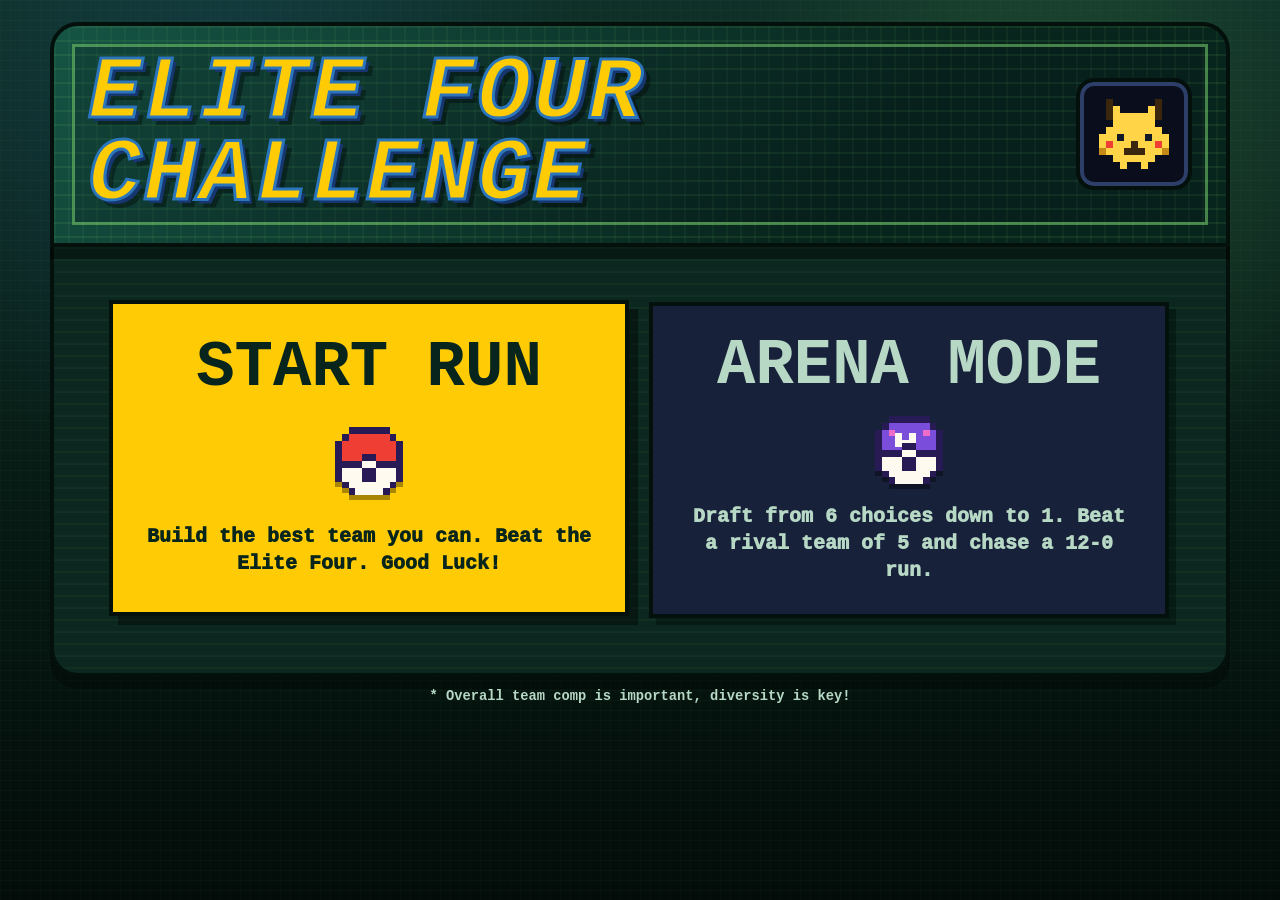
<file: index.html>
<!doctype html>
<html lang="en">
  <head>
    <meta charset="UTF-8" />
    <meta name="viewport" content="width=device-width, initial-scale=1.0" />
    <title>Elite Four Challenge</title>
    <meta name="description" content="Elite Four Challenge - a Pokemon team draft game with normal and expert modes." />
    <meta property="og:title" content="Elite Four Challenge" />
    <meta property="og:description" content="Draft a Pokemon team and see if your squad can clear the Elite Four." />
    <meta property="og:type" content="website" />
    <meta property="og:url" content="https://podrickbot-creator.github.io/elite-four-challenge/" />
    <meta property="og:image" content="https://podrickbot-creator.github.io/elite-four-challenge/assets/social-card.png" />
    <meta property="og:image:type" content="image/png" />
    <meta property="og:image:width" content="1200" />
    <meta property="og:image:height" content="630" />
    <meta name="twitter:card" content="summary_large_image" />
    <meta name="twitter:title" content="Elite Four Challenge" />
    <meta name="twitter:description" content="Draft a Pokemon team and see if your squad can clear the Elite Four." />
    <meta name="twitter:image" content="https://podrickbot-creator.github.io/elite-four-challenge/assets/social-card.png" />
    <link rel="stylesheet" href="./styles.css?v=30" />
  </head>
  <body>
    <main class="game-shell">
      <section class="score-panel" aria-label="Elite Four Challenge status">
        <div>
          <h1>Elite Four Challenge</h1>
        </div>
        <div class="champion-sprite pikachu-mark" aria-label="Pikachu">
          <img
            src="./assets/pikachu-sprite.svg"
            alt="Pikachu"
            loading="lazy"
          />
        </div>
      </section>

      <section class="setup-panel" id="setupPanel" aria-label="Challenge setup">
        <div class="mode-overlay start-overlay" aria-label="Start challenge">
          <button class="mode-button large-mode start-run-button" type="button" data-mode="normal">
            <strong>Start Run</strong>
            <img class="mode-ball" src="./assets/pokeball.svg" alt="Pokeball" loading="lazy" />
            <span>Build the best team you can. Beat the Elite Four. Good Luck!</span>
          </button>
          <button class="mode-button large-mode start-run-button arena-start-button" type="button" data-mode="arena">
            <strong>Arena Mode</strong>
            <img class="mode-ball" src="./assets/masterball.svg" alt="Master Ball" loading="lazy" />
            <span>Draft from 6 choices down to 1. Beat a rival team of 5 and chase a 12-0 run.</span>
          </button>
        </div>
      </section>

      <section class="arena hidden" id="arena">
        <aside class="squad-panel" aria-label="Elite Four Challenge team slots">
          <div class="team-header compact">
            <div>
              <p class="eyebrow">Squad</p>
              <h2>Team</h2>
            </div>
            <button id="resetGame" type="button">New Run</button>
          </div>
          <div class="team-grid" id="teamGrid"></div>
        </aside>

        <div class="pick-zone">
          <div class="slot-header">
            <div>
              <p class="eyebrow">Current Slot</p>
              <h2 id="slotName">Slot 1</h2>
            </div>
            <div class="round-chip"><span id="filledCount">0</span>/6</div>
          </div>

          <div class="roll-board">
            <div class="constraint-card">
              <span>Generation</span>
              <strong id="generationConstraint">Gen 1</strong>
              <em id="generationRerollCount">2 respins</em>
              <button id="rerollGeneration" type="button" aria-label="Respin current options">↻</button>
            </div>
            <div class="constraint-card">
              <span>Biome</span>
              <strong id="typingConstraint">Tall Grass</strong>
              <em id="typingRerollCount">biome roll</em>
              <button id="rerollTyping" type="button" aria-label="Biome is rolled by selected slot">↻</button>
            </div>
          </div>

          <div class="spin-overlay" id="spinOverlay" aria-hidden="true">
            <div class="spin-window">
              <p class="eyebrow">Rolling</p>
              <div class="spin-values">
                <strong id="spinGeneration">Gen 1</strong>
                <strong id="spinTyping">Tall Grass</strong>
              </div>
            </div>
          </div>

          <p class="choice-count" id="choiceCount">Choose 1 of 3</p>
          <div class="battle-reveal hidden" id="battleReveal" aria-live="polite"></div>
          <div class="arena-draft-team" id="arenaDraftTeam" aria-label="Arena draft team"></div>
          <div class="candidate-grid" id="candidateGrid" aria-live="polite"></div>
        </div>
      </section>

      <p class="verdict hidden" id="verdict">Roll three Pokemon per slot, lock one, and build a team worthy of Hoenn.</p>
      <p class="team-note">* Overall team comp is important, diversity is key!</p>
    </main>

    <div class="rank-modal" id="rankModal" aria-hidden="true">
      <div class="rank-dialog" role="dialog" aria-modal="true" aria-labelledby="rankTitle">
        <h2 id="rankTitle">A+ Elite Four Champion</h2>
        <div class="rank-score" id="rankScore">96%</div>
        <div class="result-section">
          <h3 id="resultHeading">Elite Four Team</h3>
          <div class="result-team" id="resultTeam"></div>
        </div>
        <p id="rankDescription">Your team finished with 8 Badges.</p>
        <div class="result-actions">
          <button id="closeRank" type="button">Play Again</button>
          <button id="shareRank" type="button">Share Team</button>
        </div>
      </div>
    </div>

    <script src="./pokemon-data.js?v=30"></script>
    <script src="./app.js?v=30"></script>
  </body>
</html>
</file>
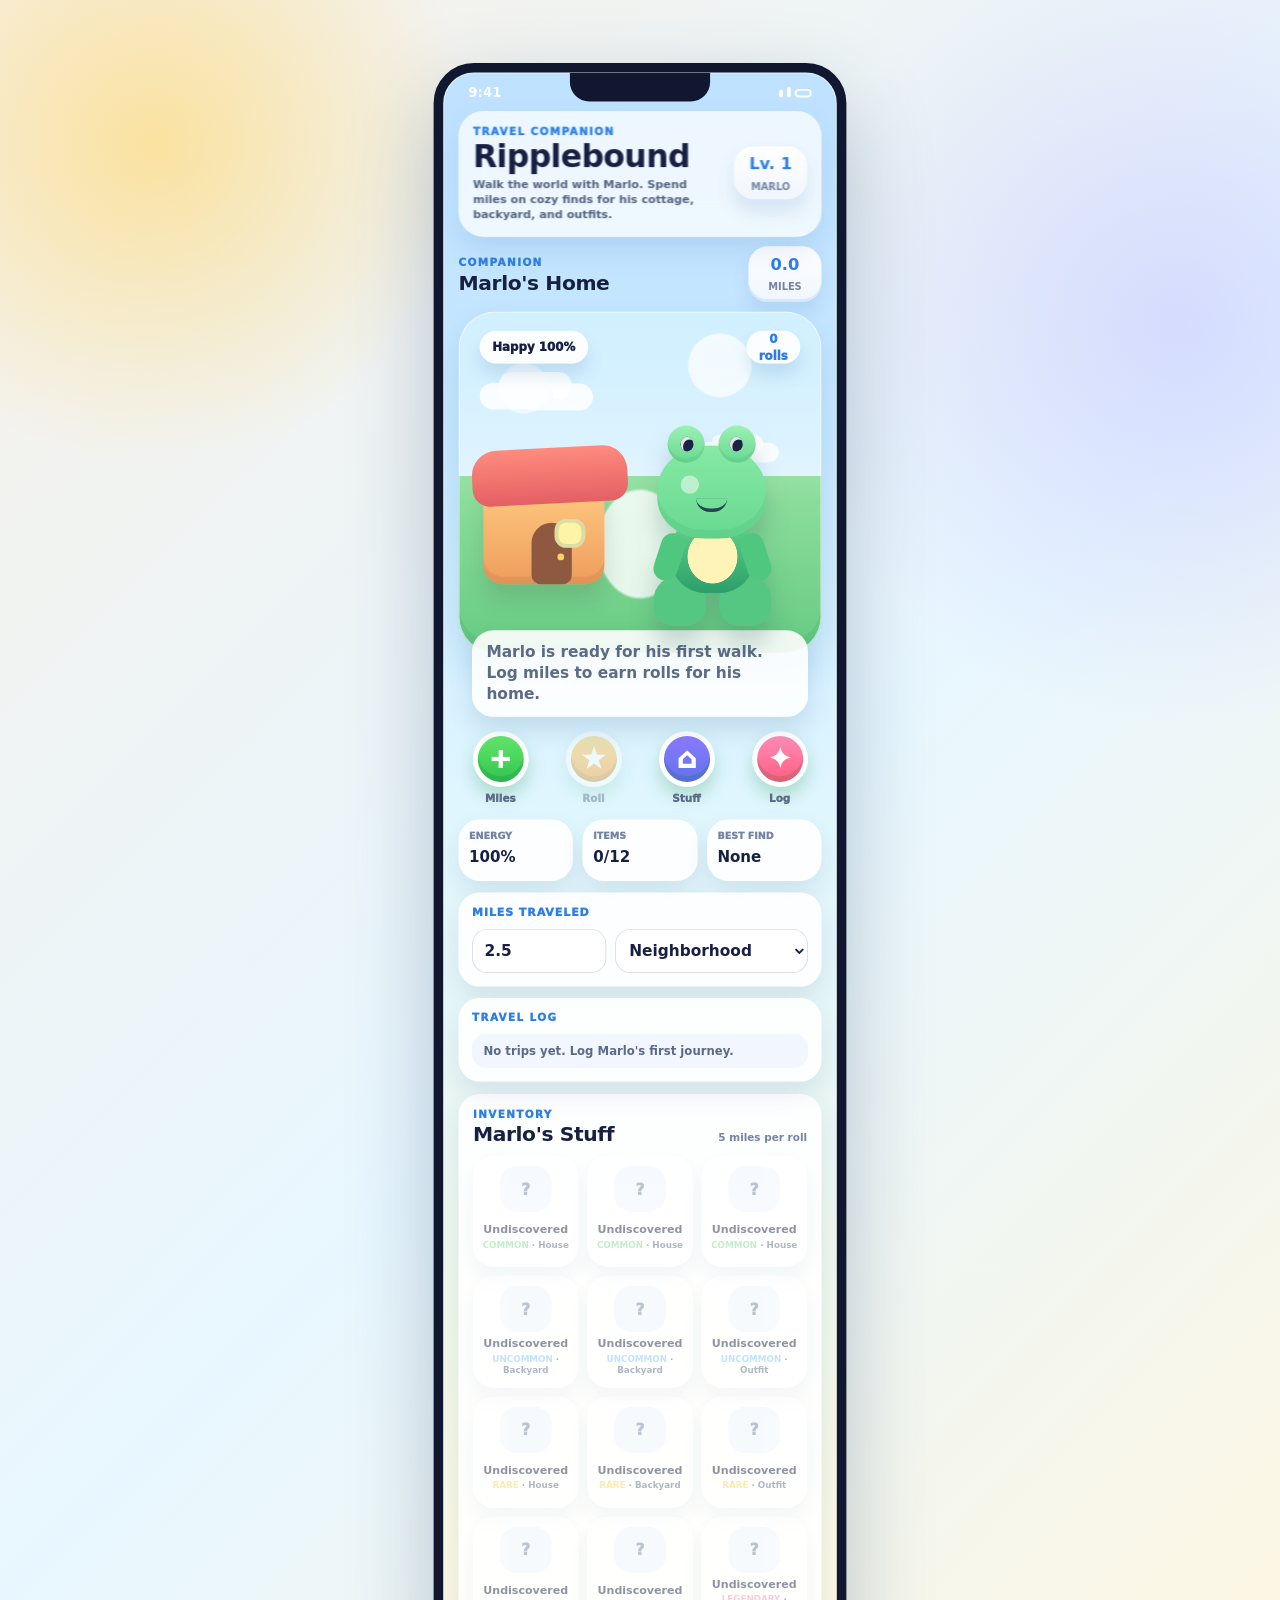
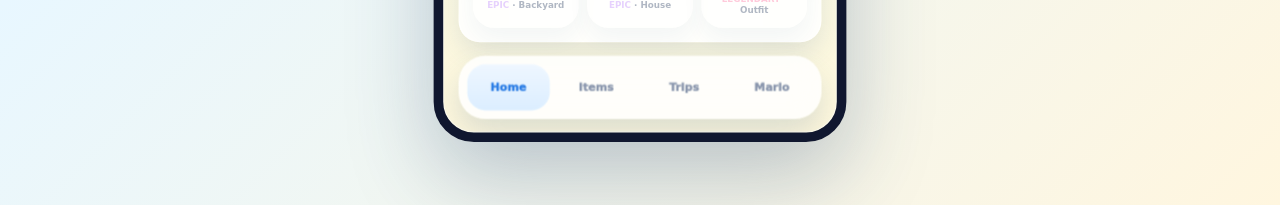
<file: ripplebound/index.html>
<!doctype html>
<html lang="en">
  <head>
    <meta charset="UTF-8" />
    <meta name="viewport" content="width=device-width, initial-scale=1.0" />
    <title>Ripplebound</title>
    <meta name="description" content="Ripplebound - a cozy frog travel companion prototype." />
    <meta property="og:title" content="Ripplebound" />
    <meta property="og:description" content="Travel with a frog companion, earn miles, and roll for items to build his home." />
    <meta property="og:type" content="website" />
    <link rel="stylesheet" href="./styles.css?v=4" />
  </head>
  <body>
    <main class="app-stage">
      <section class="phone-shell" aria-labelledby="appTitle">
        <div class="phone-status" aria-hidden="true">
          <span>9:41</span>
          <div><span></span><span></span><span></span></div>
        </div>

        <section class="hero-card" aria-labelledby="appTitle">
          <div class="hero-copy">
            <p class="eyebrow">Travel Companion</p>
            <h1 id="appTitle">Ripplebound</h1>
            <p class="tagline">Walk the world with Marlo. Spend miles on cozy finds for his cottage, backyard, and outfits.</p>
          </div>
          <div class="profile-pill">
            <strong>Lv. 1</strong>
            <span>Marlo</span>
          </div>
        </section>

        <section class="home-panel">
          <div class="top-hud">
            <div>
              <p class="eyebrow">Companion</p>
              <h2>Marlo's Home</h2>
            </div>
            <div class="mile-chip">
              <strong id="totalMiles">0.0</strong>
              <span>miles</span>
            </div>
          </div>

          <div class="frog-yard" aria-label="Frog companion home scene">
            <div class="sky"></div>
            <div class="cloud cloud-one"></div>
            <div class="cloud cloud-two"></div>
            <div class="house">
              <div class="roof"></div>
              <div class="door"></div>
              <div class="window"></div>
            </div>
            <div class="backyard" id="backyardItems"></div>
            <div class="house-items" id="houseItems"></div>
            <div class="frog-stage">
              <div class="frog" id="frogCompanion">
                <div class="frog-hat" id="frogHat"></div>
                <div class="frog-face">
                  <span class="eye left"></span>
                  <span class="eye right"></span>
                  <span class="smile"></span>
                </div>
                <div class="frog-body"></div>
              </div>
            </div>
            <div class="floating-badge mood-badge">Happy 100%</div>
            <div class="floating-badge roll-badge"><span id="rollCount">0</span> rolls</div>
          </div>

          <div class="companion-note">
            <p id="companionMessage">Marlo is ready for his first walk. Log miles to earn rolls for his home.</p>
          </div>
        </section>

        <aside class="control-panel" aria-label="Travel controls">
          <div class="stat-grid">
            <div>
              <span>Energy</span>
              <strong>100%</strong>
            </div>
            <div>
              <span>Items</span>
              <strong><b id="ownedCount">0</b>/<b id="totalCount">12</b></strong>
            </div>
            <div>
              <span>Best Find</span>
              <strong id="bestFind">None</strong>
            </div>
          </div>

          <div class="action-dock" aria-label="Quick actions">
            <button class="dock-button walk" type="submit" form="tripForm">
              <span>+</span>
              <small>Miles</small>
            </button>
            <button class="dock-button roll" id="rollButton" type="button">
              <span>★</span>
              <small>Roll</small>
            </button>
            <button class="dock-button house-tab" type="button" data-tab-target="collection">
              <span>⌂</span>
              <small>Stuff</small>
            </button>
            <button class="dock-button log-tab" type="button" data-tab-target="log">
              <span>✦</span>
              <small>Log</small>
            </button>
          </div>

          <form class="trip-form" id="tripForm">
            <label for="tripMiles">Miles traveled</label>
            <div class="trip-row">
              <input id="tripMiles" name="tripMiles" type="number" min="0.1" max="10000" step="0.1" value="2.5" />
              <select id="tripMood" name="tripMood" aria-label="Trip style">
                <option value="Neighborhood">Neighborhood</option>
                <option value="City">City</option>
                <option value="Nature">Nature</option>
                <option value="Waterfront">Waterfront</option>
                <option value="Transit">Airport / Train</option>
              </select>
            </div>
          </form>

          <div class="travel-log app-panel" id="logPanel">
            <p class="eyebrow">Travel Log</p>
            <ul id="travelLog"></ul>
          </div>
        </aside>

        <section class="collection-panel app-panel" id="collectionPanel" aria-labelledby="collectionTitle">
          <div class="section-heading">
            <div>
              <p class="eyebrow">Inventory</p>
              <h2 id="collectionTitle">Marlo's Stuff</h2>
            </div>
            <small id="rollCost">5 miles per roll</small>
          </div>
          <div class="collection-grid" id="collectionGrid"></div>
        </section>

        <nav class="bottom-tabs" aria-label="App navigation">
          <button class="active" type="button" data-tab-target="home">Home</button>
          <button type="button" data-tab-target="collection">Items</button>
          <button type="button" data-tab-target="log">Trips</button>
          <button type="button" data-tab-target="profile">Marlo</button>
        </nav>
      </section>
    </main>

    <div class="reveal-modal" id="revealModal" aria-hidden="true">
      <div class="reveal-card" role="dialog" aria-modal="true" aria-labelledby="revealTitle">
        <p class="eyebrow" id="revealRarity">Common</p>
        <div class="item-preview" id="revealItem"></div>
        <h2 id="revealTitle">Travel Mug</h2>
        <p id="revealStory">Marlo found something for the house.</p>
        <button id="closeReveal" type="button">Add to Home</button>
      </div>
    </div>

    <script src="./app.js?v=4"></script>
  </body>
</html>
</file>
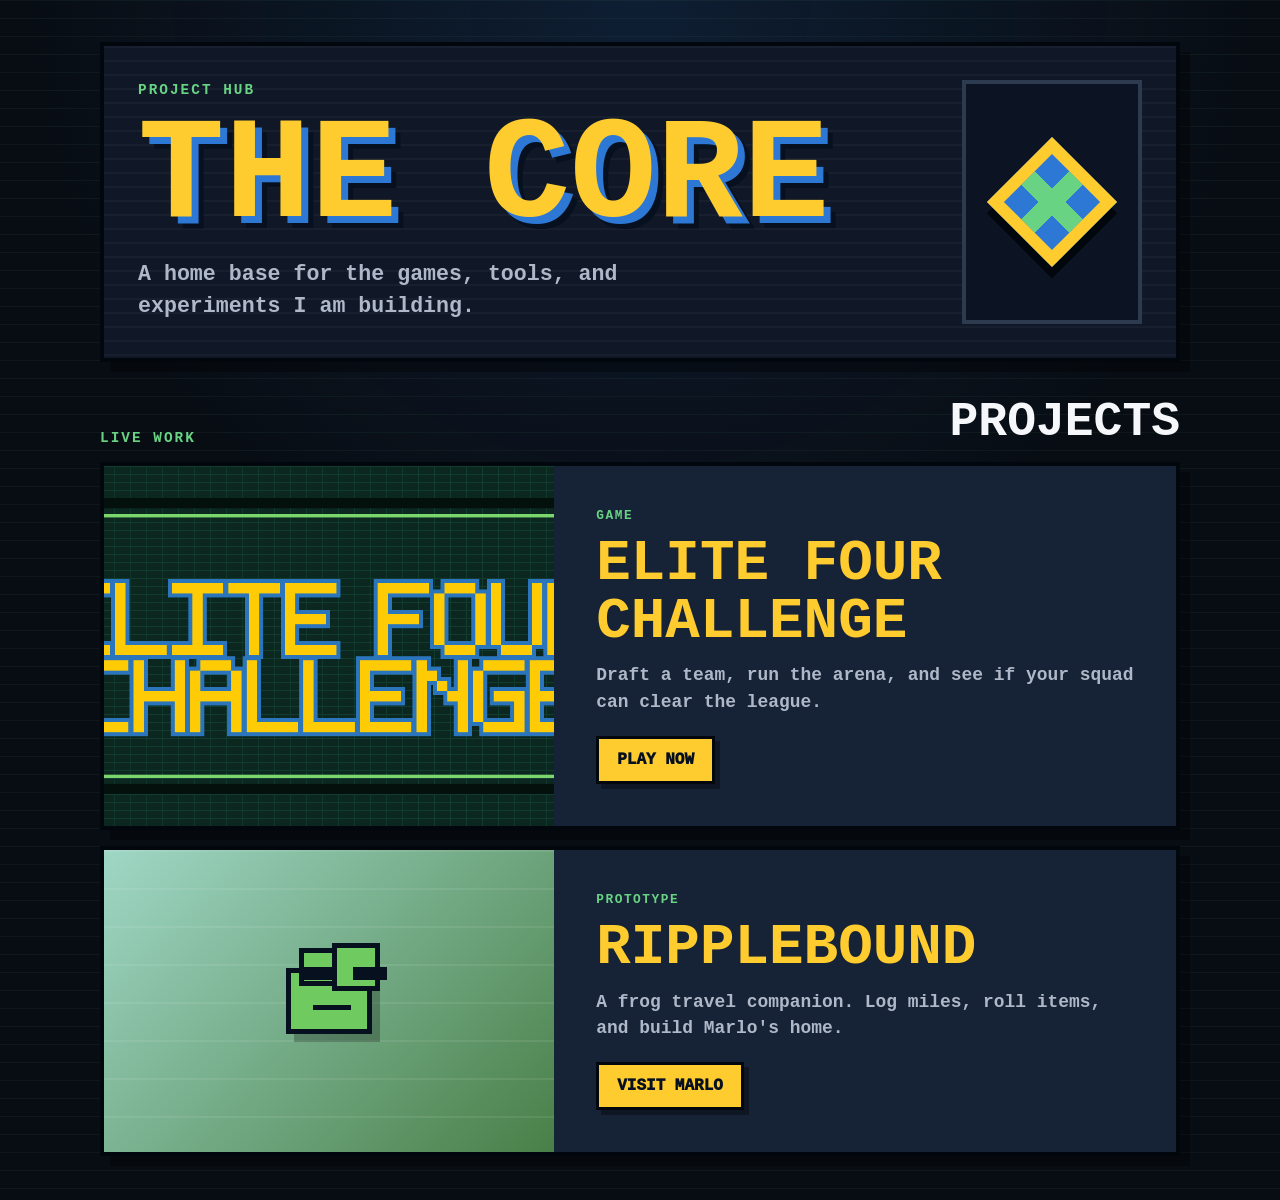
<file: the-core/index.html>
<!doctype html>
<html lang="en">
  <head>
    <meta charset="UTF-8" />
    <meta name="viewport" content="width=device-width, initial-scale=1.0" />
    <title>The Core</title>
    <meta name="description" content="The Core - a home base for projects by Roman Tirone." />
    <meta property="og:title" content="The Core" />
    <meta property="og:description" content="A home base for games, experiments, and web projects." />
    <meta property="og:type" content="website" />
    <meta property="og:image" content="https://podrickbot-creator.github.io/elite-four-challenge/assets/social-card.png" />
    <link rel="stylesheet" href="./styles.css?v=3" />
  </head>
  <body>
    <main class="shell">
      <section class="hero" aria-labelledby="site-title">
        <div class="hero-copy">
          <p class="eyebrow">Project Hub</p>
          <h1 id="site-title">The Core</h1>
          <p class="tagline">A home base for the games, tools, and experiments I am building.</p>
        </div>
        <div class="core-mark" aria-hidden="true">
          <span></span>
        </div>
      </section>

      <section class="projects" aria-labelledby="projects-title">
        <div class="section-heading">
          <p class="eyebrow">Live Work</p>
          <h2 id="projects-title">Projects</h2>
        </div>

        <a class="project-card" href="../" aria-label="Open Elite Four Challenge">
          <img src="../assets/social-card.png" alt="Elite Four Challenge preview" />
          <div class="project-copy">
            <p class="project-type">Game</p>
            <h3>Elite Four Challenge</h3>
            <p>Draft a team, run the arena, and see if your squad can clear the league.</p>
            <span>Play now</span>
          </div>
        </a>

        <a class="project-card" href="../ripplebound/" aria-label="Open Ripplebound">
          <div class="project-preview frog-preview" aria-hidden="true">
            <span></span>
          </div>
          <div class="project-copy">
            <p class="project-type">Prototype</p>
            <h3>Ripplebound</h3>
            <p>A frog travel companion. Log miles, roll items, and build Marlo's home.</p>
            <span>Visit Marlo</span>
          </div>
        </a>
      </section>
    </main>
  </body>
</html>
</file>
<file: styles.css>
:root {
  color-scheme: dark;
  --bg: #061812;
  --panel: #0f3b2e;
  --panel-2: #155444;
  --screen: #7ad66d;
  --screen-dark: #1f6b45;
  --text: #f4ffe8;
  --muted: #b6d8c5;
  --line: #03100c;
  --gold: #ffcb05;
  --red: #ef3e33;
  --blue: #2a75bb;
  --pink: #d75acb;
  --green: #58c46f;
  --shadow: 0 12px 0 rgba(0, 0, 0, 0.34);
}

* {
  box-sizing: border-box;
}

body {
  margin: 0;
  min-height: 100vh;
  background:
    linear-gradient(rgba(122, 214, 109, 0.035) 1px, transparent 1px) 0 0 / 10px 10px,
    linear-gradient(90deg, rgba(122, 214, 109, 0.025) 1px, transparent 1px) 0 0 / 10px 10px,
    radial-gradient(circle at 18% 14%, rgba(42, 117, 187, 0.2), transparent 28%),
    radial-gradient(circle at 82% 18%, rgba(122, 214, 109, 0.18), transparent 26%),
    linear-gradient(180deg, #0f3028 0%, #061812 62%, #030c09 100%);
  color: var(--text);
  font-family:
    "Courier New", "Trebuchet MS", monospace;
  image-rendering: pixelated;
}

button {
  border: 0;
  color: inherit;
  font: inherit;
  cursor: pointer;
}

.game-shell {
  width: min(1180px, calc(100vw - 28px));
  margin: 0 auto;
  padding: 22px 0 32px;
}

.score-panel,
.setup-panel,
.arena,
.verdict {
  border: 4px solid var(--line);
  background: var(--panel);
  box-shadow: var(--shadow);
}

.score-panel {
  position: relative;
  overflow: hidden;
  display: flex;
  align-items: center;
  justify-content: space-between;
  gap: 18px;
  min-height: 170px;
  padding: 26px 34px;
  border-radius: 28px 28px 0 0;
  background:
    linear-gradient(rgba(122, 214, 109, 0.1) 2px, transparent 2px) 0 0 / 14px 14px,
    linear-gradient(90deg, rgba(122, 214, 109, 0.06) 2px, transparent 2px) 0 0 / 14px 14px,
    linear-gradient(135deg, #155444, #08251d 68%);
}

.score-panel::before {
  position: absolute;
  inset: 18px;
  z-index: 0;
  content: "";
  border: 3px solid rgba(122, 214, 109, 0.55);
  background: rgba(9, 12, 24, 0.2);
  pointer-events: none;
}

.eyebrow {
  margin: 0 0 8px;
  color: var(--screen);
  font-size: 0.78rem;
  font-weight: 800;
  letter-spacing: 0.12em;
  text-transform: uppercase;
}

h1,
h2,
p {
  margin: 0;
}

h1 {
  position: relative;
  z-index: 1;
  max-width: 720px;
  color: var(--gold);
  font-family: Impact, "Arial Black", "Courier New", monospace;
  font-size: clamp(2.6rem, 7vw, 5.6rem);
  font-style: italic;
  letter-spacing: 0.02em;
  line-height: 0.92;
  text-transform: uppercase;
  -webkit-text-stroke: 3px var(--blue);
  text-shadow:
    4px 4px 0 #17366f,
    8px 8px 0 rgba(0, 0, 0, 0.35);
  transform: none;
}

h2 {
  font-size: clamp(1.45rem, 3vw, 2.15rem);
}

.champion-sprite {
  position: relative;
  z-index: 1;
  display: grid;
  justify-items: center;
  min-width: 116px;
  padding: 10px;
  border: 4px solid var(--line);
  border-radius: 18px;
  background: #0a0d1b;
  box-shadow: inset 0 0 0 4px #2d3f69;
  transform: none;
}

.champion-sprite.pikachu-mark {
  min-width: 116px;
  padding: 10px;
  border-radius: 18px;
  background: #0a0d1b;
}

.champion-sprite img {
  width: 84px;
  height: 84px;
  object-fit: contain;
  image-rendering: pixelated;
}

.champion-sprite span {
  color: var(--blue);
  font-size: 0.78rem;
  font-weight: 950;
  letter-spacing: 0.08em;
  text-transform: uppercase;
}

.arena {
  display: grid;
  grid-template-columns: minmax(300px, 390px) 1fr;
  gap: 0;
  border-top: 0;
  border-radius: 0 0 28px 28px;
}

.arena[data-mode="arena"] {
  grid-template-columns: 1fr;
}

.squad-panel {
  display: grid;
  align-content: start;
  gap: 14px;
  padding: 22px;
  border-right: 4px solid var(--line);
  background:
    linear-gradient(rgba(122, 214, 109, 0.05) 2px, transparent 2px) 0 0 / 12px 12px,
    #0b271f;
}

.arena[data-mode="arena"] .squad-panel {
  display: none;
}

.arena[data-mode="arena"] .pick-zone {
  min-height: 640px;
  padding: 18px;
}

.hidden {
  display: none !important;
}

.setup-panel {
  display: grid;
  min-height: 430px;
  padding: 28px;
  border-top: 0;
  border-radius: 0 0 28px 28px;
  background:
    linear-gradient(rgba(122, 214, 109, 0.05) 2px, transparent 2px) 0 0 / 12px 12px,
    #0b271f;
}

.mode-overlay {
  display: grid;
  grid-template-columns: repeat(2, minmax(0, 1fr));
  gap: 18px;
  align-self: center;
}

.start-overlay {
  grid-template-columns: repeat(2, minmax(0, 520px));
  justify-content: center;
}

.mode-button {
  border: 4px solid var(--line);
  background: #155444;
  color: var(--muted);
  font-weight: 950;
  text-transform: uppercase;
  box-shadow: 7px 7px 0 rgba(0, 0, 0, 0.32);
}

.mode-button:hover,
.mode-button.active {
  background: var(--gold);
  color: #08251d;
  transform: translate(-2px, -2px);
  box-shadow: 9px 9px 0 rgba(0, 0, 0, 0.38);
}

.large-mode {
  display: grid;
  place-items: center;
  gap: 12px;
  min-height: 240px;
  padding: 22px;
  text-align: center;
}

.start-run-button {
  min-height: 310px;
  padding: 30px;
}

.arena-start-button {
  background: #18213a;
}

.large-mode strong {
  color: inherit;
  font-size: clamp(2rem, 5vw, 4rem);
  line-height: 0.95;
}

.large-mode span {
  max-width: 560px;
  color: currentColor;
  font-size: clamp(0.95rem, 2vw, 1.25rem);
  line-height: 1.35;
  text-transform: none;
}

.mode-ball {
  width: 82px;
  height: 82px;
  image-rendering: pixelated;
  object-fit: contain;
  filter: drop-shadow(0 5px 0 rgba(0, 0, 0, 0.34));
}

.roll-board {
  display: grid;
  grid-template-columns: repeat(2, minmax(0, 1fr));
  gap: 14px;
  margin-bottom: 16px;
}

.constraint-card {
  position: relative;
  display: grid;
  gap: 9px;
  min-height: 118px;
  padding: 18px;
  border: 4px solid var(--line);
  border-radius: 0;
  background: var(--panel-2);
  box-shadow: 5px 5px 0 rgba(0, 0, 0, 0.28);
}

.constraint-card span {
  color: var(--muted);
  font-size: 0.78rem;
  font-weight: 800;
  text-transform: uppercase;
}

.constraint-card strong {
  align-self: end;
  font-size: 1.8rem;
}

.constraint-card em {
  color: var(--gold);
  font-size: 0.78rem;
  font-style: normal;
  font-weight: 900;
  text-transform: uppercase;
}

.constraint-card.spinning strong {
  color: var(--gold);
  animation: slotPulse 240ms steps(2, end) infinite;
}

.constraint-card button {
  position: absolute;
  top: 12px;
  right: 12px;
  display: grid;
  place-items: center;
  width: 38px;
  height: 38px;
  border-radius: 0;
  border: 3px solid var(--line);
  background: var(--red);
  color: white;
  font-size: 1.2rem;
}

.constraint-card button:disabled {
  color: #667078;
  cursor: default;
}

.pick-zone {
  position: relative;
  min-height: 545px;
  padding: 22px;
  background:
    linear-gradient(rgba(122, 214, 109, 0.04) 2px, transparent 2px) 0 0 / 12px 12px,
    #092019;
}

.spin-overlay {
  position: absolute;
  inset: 0;
  z-index: 20;
  display: none;
  align-items: start;
  justify-items: center;
  padding-top: clamp(22px, 7vh, 78px);
  border: 4px solid var(--line);
  border-radius: 0;
  background: rgba(6, 9, 20, 0.88);
  backdrop-filter: blur(3px);
}

.spin-overlay.open {
  display: grid !important;
}

.spin-window {
  width: min(430px, 90%);
  padding: 26px;
  border: 4px solid var(--line);
  border-radius: 0;
  background: #18213a;
  box-shadow: var(--shadow);
  text-align: center;
}

.spin-values {
  display: grid;
  grid-template-columns: repeat(2, minmax(0, 1fr));
  gap: 12px;
}

.spin-values strong {
  display: grid;
  place-items: center;
  min-height: 86px;
  border-radius: 0;
  border: 3px solid var(--line);
  background: var(--blue);
  color: white;
  font-size: clamp(1.5rem, 4vw, 2.5rem);
  font-weight: 950;
  animation: slotPulse 240ms steps(2, end) infinite;
}

.slot-header,
.team-header {
  display: flex;
  align-items: center;
  justify-content: space-between;
  gap: 16px;
  margin-bottom: 18px;
}

.round-chip {
  display: grid;
  place-items: center;
  min-width: 66px;
  height: 44px;
  border-radius: 0;
  border: 3px solid var(--line);
  background: #3b255f;
  color: white;
  font-weight: 900;
}

.round-chip span {
  color: var(--gold);
}

.monster-card,
.team-card {
  border: 4px solid var(--line);
  border-radius: 0;
  background: #18213a;
  box-shadow: 5px 5px 0 rgba(0, 0, 0, 0.26);
}

.candidate-grid {
  display: grid;
  gap: 8px;
}

.choice-count {
  margin: 0 0 8px;
  color: var(--gold);
  font-size: 0.85rem;
  font-weight: 900;
  text-transform: uppercase;
}

.candidate-grid.three-roll {
  align-content: start;
}

.candidate-grid.three-roll .monster-card {
  min-height: 146px;
}

.arena[data-mode="arena"] .candidate-grid {
  grid-template-columns: repeat(auto-fit, minmax(150px, 1fr));
  gap: 6px;
}

.arena[data-mode="arena"] .candidate-grid.three-roll .arena-choice-card {
  min-height: 74px;
}

.arena[data-mode="arena"] .monster-card {
  gap: 12px;
  padding: 10px 14px 10px 10px;
  border-width: 3px;
}

.arena[data-mode="arena"] .monster-name-line {
  grid-template-columns: 86px 1fr;
  gap: 12px;
}

.arena[data-mode="arena"] .monster-card .pokemon-sprite {
  width: 84px;
  height: 84px;
}

.arena[data-mode="arena"] .monster-card .monster-name h3 {
  font-size: clamp(1.25rem, 2.8vw, 2.05rem);
}

.arena[data-mode="arena"] .monster-card .rating {
  font-size: 0.78rem;
}

.arena[data-mode="arena"] .arena-choice-card {
  display: grid;
  grid-template-columns: 52px minmax(0, 1fr);
  align-items: center;
  gap: 8px;
  min-height: 74px;
  padding: 7px 9px;
  text-align: left;
}

.arena[data-mode="arena"] .arena-choice-card .pokemon-sprite {
  width: 52px;
  height: 52px;
}

.arena[data-mode="arena"] .arena-choice-card h3 {
  margin: 0;
  overflow: hidden;
  color: #e9ffd9;
  font-size: clamp(0.82rem, 1.4vw, 1.05rem);
  line-height: 1.1;
  text-overflow: ellipsis;
}

.candidate-grid.rolling-in .monster-card {
  animation: rollCardIn 420ms steps(4, end);
}

.candidate-grid.three-roll .mystery-card {
  grid-column: 1 / -1;
  min-height: 112px;
  border-color: var(--gold);
  background:
    linear-gradient(135deg, rgba(255, 203, 5, 0.16), rgba(49, 91, 162, 0.22)),
    #18213a;
}

.monster-card {
  display: grid;
  grid-template-columns: minmax(0, 1fr) auto;
  align-items: center;
  gap: 22px;
  min-height: 58px;
  padding: 18px 22px 18px 18px;
  text-align: left;
  transition:
    transform 160ms ease,
    border-color 160ms ease,
    background 160ms ease;
}

.expert-list .monster-card {
  grid-template-columns: minmax(0, 1fr) auto;
}

.expert-card .monster-name h3 {
  font-size: 2rem;
}

.monster-card:hover {
  transform: translate(-2px, -2px);
  border-color: var(--screen);
  background: #22304d;
  box-shadow: 7px 7px 0 rgba(0, 0, 0, 0.35);
}

.monster-card.locked-roll:hover {
  transform: none;
  border-color: var(--line);
  background: #18213a;
  box-shadow: 5px 5px 0 rgba(0, 0, 0, 0.26);
}

.mystery-copy {
  display: flex;
  align-items: center;
  gap: 18px;
}

.mystery-copy h3 {
  margin: 0;
  color: var(--paper);
  font-size: clamp(1.6rem, 4vw, 2.6rem);
  line-height: 0.95;
}

.mystery-copy p {
  margin: 6px 0 0;
  color: var(--gold);
  font-size: 0.78rem;
  font-weight: 900;
  text-transform: uppercase;
}

.mystery-icon {
  display: grid;
  place-items: center;
  flex: 0 0 74px;
  width: 74px;
  height: 74px;
  border: 4px solid var(--line);
  background: var(--gold);
  color: var(--ink);
  font-size: 2.8rem;
  font-weight: 900;
  box-shadow: 4px 4px 0 rgba(0, 0, 0, 0.26);
}

.monster-name-line {
  display: grid;
  grid-template-columns: 132px 1fr;
  align-items: center;
  gap: 22px;
}

.pokemon-sprite {
  justify-self: center;
  width: 126px;
  height: 126px;
  image-rendering: pixelated;
  object-fit: contain;
  filter: drop-shadow(0 4px 0 rgba(0, 0, 0, 0.42));
}

.monster-name {
  display: grid;
  gap: 4px;
  margin-bottom: 0;
}

.monster-name h3 {
  margin: 0;
  font-size: clamp(1.8rem, 4vw, 3rem);
  line-height: 0.96;
}

.rating {
  color: var(--gold);
  font-size: 1rem;
  font-weight: 950;
  text-align: right;
}

.team-header button {
  padding: 12px 16px;
  border-radius: 0;
  border: 3px solid var(--line);
  background: var(--red);
  color: white;
  font-weight: 900;
}

.team-grid {
  display: grid;
  grid-template-columns: 1fr;
  gap: 10px;
}

.team-card {
  display: grid;
  grid-template-columns: 62px 1fr auto;
  align-items: center;
  gap: 7px;
  min-height: 106px;
  padding: 12px;
  text-align: left;
}

.team-card.empty {
  border-style: dashed;
  color: #6f7a82;
}

.team-card strong {
  font-size: 1rem;
}

.team-card span {
  color: var(--muted);
  font-size: 0.78rem;
  font-weight: 800;
}

.team-card.selected {
  border-color: var(--screen);
  background: #22304d;
}

.rival-card {
  border-color: var(--red);
  background: #221729;
}

.arena-draft-team {
  display: grid;
  gap: 12px;
  margin: 0 0 12px;
  padding: 12px;
  border: 3px solid var(--line);
  background: #10192f;
  box-shadow: 4px 4px 0 rgba(0, 0, 0, 0.24);
}

.arena-board-header {
  display: flex;
  align-items: center;
  justify-content: space-between;
  gap: 10px;
}

.arena-record {
  display: grid;
  gap: 2px;
  min-width: 92px;
  padding: 8px;
  border: 3px solid var(--line);
  background: var(--gold);
  color: #08251d;
  text-align: center;
  text-transform: uppercase;
}

.arena-record strong {
  font-size: 1.35rem;
  line-height: 1;
}

.arena-record span {
  font-size: 0.58rem;
  font-weight: 950;
}

.arena-reroll-button {
  min-height: 48px;
  padding: 10px 14px;
  border: 3px solid var(--line);
  background: var(--red);
  color: white;
  font-weight: 950;
  text-transform: uppercase;
  box-shadow: 4px 4px 0 rgba(0, 0, 0, 0.28);
}

.arena-reroll-button:disabled {
  background: #343b4c;
  color: #87919d;
  cursor: default;
}

.arena-matchup-board {
  display: grid;
  gap: 7px;
}

.arena-row-label {
  margin: 0;
  color: var(--gold);
  font-size: 0.78rem;
  font-weight: 950;
  letter-spacing: 0.08em;
  text-transform: uppercase;
}

.arena-matchup-row {
  display: grid;
  grid-template-columns: repeat(6, minmax(0, 1fr));
  gap: 6px;
}

.arena-matchup-slot {
  appearance: none;
  display: grid;
  align-content: center;
  place-items: center;
  gap: 3px;
  min-height: 112px;
  padding: 5px;
  border: 3px solid rgba(244, 255, 232, 0.22);
  background: #18213a;
  color: var(--muted);
  cursor: default;
  font-weight: 950;
  font-family: inherit;
  text-align: center;
  min-width: 0;
}

.arena-matchup-slot small {
  width: 100%;
  overflow: hidden;
  color: var(--muted);
  font-size: 0.62rem;
  font-weight: 900;
  text-overflow: ellipsis;
  white-space: nowrap;
}

.arena-matchup-slot .pokemon-sprite {
  width: 76px;
  height: 76px;
}

.your-slot {
  min-height: 92px;
}

.your-slot .pokemon-sprite {
  width: 58px;
  height: 58px;
}

.your-slot small {
  font-size: 0.58rem;
}

.rival-slot {
  border-color: rgba(239, 62, 51, 0.72);
  background: #211327;
}

.your-slot.current {
  border-color: var(--gold);
}

.your-slot.filled {
  border-color: var(--screen);
}

.arena-matchup-slot.matchup-active {
  border-color: var(--gold);
  background:
    linear-gradient(180deg, rgba(255, 203, 5, 0.22), rgba(49, 91, 162, 0.24)),
    #1d2846;
  box-shadow:
    inset 0 0 0 3px rgba(255, 203, 5, 0.16),
    0 0 0 3px rgba(255, 203, 5, 0.22);
  animation: matchupPulse 360ms steps(2, end) infinite;
}

.choice-slot {
  border-color: var(--gold);
  cursor: pointer;
}

.rolling-slot {
  border-color: var(--gold);
  background:
    linear-gradient(180deg, rgba(255, 203, 5, 0.18), rgba(49, 91, 162, 0.2)),
    #18213a;
  box-shadow:
    inset 0 0 0 3px rgba(255, 203, 5, 0.12),
    0 0 0 2px rgba(255, 203, 5, 0.12);
  overflow: hidden;
}

.slot-reel {
  display: grid;
  place-items: center;
  width: 64px;
  height: 58px;
  overflow: hidden;
}

.slot-reel .pokemon-sprite {
  grid-area: 1 / 1;
  width: 58px;
  height: 58px;
  animation: slotSpriteRoll 285ms steps(3, end) infinite;
}

.slot-reel .pokemon-sprite:nth-child(1) {
  animation-delay: -190ms;
}

.slot-reel .pokemon-sprite:nth-child(2) {
  animation-delay: -95ms;
}

.slot-reel .pokemon-sprite:nth-child(3) {
  animation-delay: 0ms;
}

.rolling-slot small {
  color: var(--gold);
  animation: rollingNameBlink 380ms steps(2, end) infinite;
}

.choice-slot:hover,
.choice-slot:focus-visible {
  background: #263653;
  outline: 0;
  transform: translateY(-2px);
}

.arena-draft-team.rolling-in .choice-slot {
  animation: rollCardIn 420ms steps(4, end);
}

@keyframes slotSpriteRoll {
  0% {
    transform: translateY(-54px);
    opacity: 0;
  }

  35% {
    transform: translateY(0);
    opacity: 1;
  }

  65% {
    transform: translateY(0);
    opacity: 1;
  }

  100% {
    transform: translateY(54px);
    opacity: 0;
  }
}

@keyframes rollingNameBlink {
  0%,
  100% {
    opacity: 0.55;
  }

  50% {
    opacity: 1;
  }
}

.battle-reveal {
  position: relative;
  z-index: 2;
  display: grid;
  place-items: center;
  min-height: 160px;
  margin: 12px 0;
  border: 4px solid var(--line);
  background:
    linear-gradient(rgba(122, 214, 109, 0.045) 2px, transparent 2px) 0 0 / 12px 12px,
    #10192f;
  box-shadow: var(--shadow);
  text-align: center;
}

.battle-reveal-card {
  display: grid;
  justify-items: center;
  gap: 8px;
  width: min(620px, calc(100% - 24px));
  padding: 18px;
  border: 4px solid var(--gold);
  background: #0b271f;
  color: var(--text);
  text-transform: uppercase;
  animation: battleRevealPop 360ms steps(3, end);
}

.battle-reveal-card p,
.battle-reveal-card span,
.battle-reveal-card em {
  margin: 0;
  font-weight: 950;
}

.battle-reveal-card p {
  color: var(--screen);
  font-size: 0.78rem;
  letter-spacing: 0.12em;
}

.battle-reveal-card strong {
  color: var(--gold);
  font-size: clamp(1.8rem, 5vw, 3.8rem);
  line-height: 1;
}

.battle-reveal-card span {
  color: var(--text);
  font-size: clamp(0.86rem, 2vw, 1.1rem);
}

.battle-reveal-card em {
  color: var(--screen);
  font-size: clamp(1rem, 2.5vw, 1.35rem);
  font-style: normal;
}

.battle-reveal.scan .battle-reveal-card {
  border-color: var(--screen);
}

.battle-reveal.win .battle-reveal-card {
  border-color: var(--screen);
  animation: battleRevealPop 360ms steps(3, end), victoryFlash 700ms steps(2, end) infinite;
}

.battle-reveal.loss .battle-reveal-card {
  border-color: var(--red);
  animation: battleRevealPop 360ms steps(3, end), defeatShake 360ms steps(2, end);
}

@keyframes matchupPulse {
  0%,
  100% {
    transform: translateY(0);
  }

  50% {
    transform: translateY(-3px);
  }
}

@keyframes battleRevealPop {
  0% {
    transform: scale(0.92);
    opacity: 0;
  }

  100% {
    transform: scale(1);
    opacity: 1;
  }
}

@keyframes victoryFlash {
  0%,
  100% {
    box-shadow: 0 0 0 rgba(122, 214, 109, 0);
  }

  50% {
    box-shadow: 0 0 24px rgba(122, 214, 109, 0.46);
  }
}

@keyframes defeatShake {
  0%,
  100% {
    transform: translateX(0);
  }

  30% {
    transform: translateX(-5px);
  }

  70% {
    transform: translateX(5px);
  }
}

.team-card .slot-meta {
  display: grid;
  gap: 4px;
}

.team-card .slot-score {
  color: var(--gold);
  font-size: 1.1rem;
  font-weight: 950;
}

.verdict {
  margin: 0;
  padding: 18px 22px;
  border-top: 0;
  border-radius: 0 0 28px 28px;
  color: var(--muted);
  font-size: 1.05rem;
  font-weight: 700;
}

.team-note {
  margin: 12px 0 0;
  color: var(--muted);
  font-size: 0.86rem;
  font-weight: 800;
  text-align: center;
}

.rank-modal {
  position: fixed;
  inset: 0;
  z-index: 10;
  display: none;
  place-items: center;
  padding: 20px;
  background: rgba(5, 7, 17, 0.78);
}

.rank-modal.open {
  display: grid;
}

.rank-dialog {
  width: min(760px, 100%);
  max-height: calc(100vh - 40px);
  overflow: auto;
  padding: 30px;
  border: 4px solid var(--line);
  border-radius: 0;
  background:
    linear-gradient(rgba(122, 214, 109, 0.045) 2px, transparent 2px) 0 0 / 12px 12px,
    #0b271f;
  box-shadow: var(--shadow);
  text-align: center;
}

.rank-dialog h2 {
  display: grid;
  justify-items: center;
  gap: 10px;
  margin-bottom: 18px;
  font-size: clamp(1.7rem, 6vw, 3.2rem);
  line-height: 1;
  text-transform: uppercase;
}

.rank-dialog h2 span {
  color: var(--screen);
  font-size: clamp(1rem, 3.2vw, 1.45rem);
  letter-spacing: 0.08em;
}

.rank-dialog h2 strong {
  display: inline-grid;
  place-items: center;
  min-width: min(420px, 100%);
  padding: 14px 20px;
  border: 4px solid var(--line);
  background: #18213a;
  color: var(--text);
  font-size: clamp(2.6rem, 8vw, 5rem);
  font-weight: 950;
  box-shadow: 6px 6px 0 rgba(0, 0, 0, 0.3);
}

.rank-dialog h2 em,
.rank-dialog h2 small {
  color: var(--text);
  font-style: normal;
  font-weight: 950;
}

.rank-dialog h2 em {
  font-size: clamp(1.8rem, 6vw, 3.2rem);
}

.rank-dialog h2 small {
  color: var(--screen);
  font-size: clamp(1.1rem, 3vw, 1.65rem);
}

.rank-score {
  display: grid;
  place-items: center;
  width: 118px;
  height: 118px;
  margin: 0 auto 16px;
  border: 4px solid var(--line);
  border-radius: 0;
  background: #0d1326;
  color: var(--screen);
  font-size: 2.1rem;
  font-weight: 950;
}

.rank-score:empty {
  display: none;
}

.rank-dialog p:not(.eyebrow) {
  color: var(--muted);
  font-weight: 750;
}

.result-section {
  margin-top: 20px;
  text-align: left;
}

.result-section h3 {
  margin: 0 0 10px;
  color: var(--screen);
  font-size: 0.82rem;
  font-weight: 900;
  letter-spacing: 0.11em;
  text-transform: uppercase;
}

.result-team {
  display: grid;
  grid-template-columns: repeat(3, minmax(0, 1fr));
  gap: 10px;
}

.result-team.arena-result-team {
  grid-template-columns: 1fr;
}

.arena-results-grid {
  display: grid;
  gap: 16px;
}

.arena-team-row {
  display: grid;
  grid-template-columns: repeat(6, minmax(0, 1fr));
  gap: 8px;
}

.rival-team-row {
  grid-template-columns: repeat(6, minmax(0, 1fr));
}

.arena-result-team .result-pick {
  min-height: 92px;
  padding: 5px;
}

.arena-result-team .result-pick .pokemon-sprite {
  width: 82px;
  height: 82px;
}

.result-pick {
  border: 3px solid var(--line);
  border-radius: 0;
  background: #18213a;
}

.result-pick {
  display: grid;
  place-items: center;
  min-height: 126px;
  padding: 8px;
}

.result-pick .pokemon-sprite {
  width: 124px;
  height: 124px;
}

.result-actions {
  display: flex;
  justify-content: center;
  gap: 10px;
  margin-top: 22px;
}

.rank-dialog button {
  padding: 13px 18px;
  border-radius: 0;
  border: 3px solid var(--line);
  background: var(--red);
  color: white;
  font-weight: 950;
}

.rank-dialog button + button {
  background: var(--blue);
}

@keyframes slotPulse {
  0% {
    transform: translateY(-1px);
    opacity: 0.68;
  }
  100% {
    transform: translateY(1px);
    opacity: 1;
  }
}

@keyframes rollCardIn {
  0% {
    transform: translateY(10px);
    opacity: 0.35;
  }
  100% {
    transform: translateY(0);
    opacity: 1;
  }
}

@media (max-width: 920px) {
  .score-panel {
    align-items: start;
  }

  .arena {
    grid-template-columns: 1fr;
  }

  .arena[data-mode="arena"] {
    grid-template-columns: 1fr;
  }

  .squad-panel {
    grid-template-columns: repeat(3, minmax(0, 1fr));
    border-right: 0;
    border-bottom: 4px solid var(--line);
  }

  .candidate-grid {
    grid-template-columns: 1fr;
  }

  .monster-card {
    grid-template-columns: 1fr;
  }

  .rating {
    justify-content: flex-start;
    text-align: left;
  }

  .team-grid {
    grid-template-columns: repeat(3, minmax(0, 1fr));
  }

  .arena-draft-team {
    grid-template-columns: 1fr;
  }

  .team-header.compact {
    grid-column: 1 / -1;
  }
}

@media (max-width: 640px) {
  .game-shell {
    width: 100%;
    padding: 0 10px 22px;
  }

  .score-panel {
    display: grid;
    grid-template-columns: 1fr auto;
    align-items: center;
    gap: 10px;
    min-height: 118px;
    padding: 14px;
    border-width: 3px;
    border-radius: 0;
  }

  .score-panel::before {
    inset: 8px;
    border-width: 2px;
  }

  h1 {
    max-width: 240px;
    font-size: 2.3rem;
    line-height: 0.9;
    -webkit-text-stroke: 1.5px var(--blue);
    text-shadow:
      2px 2px 0 #17366f,
      4px 4px 0 rgba(0, 0, 0, 0.35);
  }

  h2 {
    font-size: 1.45rem;
  }

  .champion-sprite,
  .champion-sprite.pikachu-mark {
    min-width: 74px;
    padding: 6px;
    border-width: 3px;
    border-radius: 10px;
    box-shadow: inset 0 0 0 3px #2d3f69;
  }

  .champion-sprite img {
    width: 56px;
    height: 56px;
  }

  .setup-panel {
    min-height: calc(100svh - 150px);
    padding: 14px;
    border-width: 3px;
    border-radius: 0;
  }

  .mode-overlay,
  .roll-board,
  .team-grid {
    grid-template-columns: 1fr;
  }

  .arena-matchup-row {
    grid-template-columns: repeat(3, minmax(0, 1fr));
  }

  .result-team {
    grid-template-columns: repeat(3, minmax(0, 1fr));
  }

  .arena-team-row,
  .rival-team-row {
    grid-template-columns: repeat(3, minmax(0, 1fr));
  }

  .large-mode {
    min-height: 190px;
    padding: 18px 14px;
  }

  .start-run-button {
    min-height: 260px;
    padding: 22px 16px;
  }

  .large-mode strong {
    font-size: 2.15rem;
  }

  .mode-ball {
    width: 70px;
    height: 70px;
  }

  .arena {
    border-width: 3px;
    border-radius: 0;
  }

  .squad-panel {
    grid-template-columns: 1fr;
    gap: 10px;
    padding: 12px;
    border-bottom-width: 3px;
  }

  .slot-header,
  .team-header {
    align-items: center;
    flex-direction: row;
  }

  .team-header button {
    min-height: 40px;
    padding: 8px 10px;
    font-size: 0.82rem;
  }

  .team-card {
    grid-template-columns: 48px 1fr auto;
    min-height: 76px;
    padding: 8px;
    border-width: 3px;
  }

  .team-card .pokemon-sprite {
    width: 50px;
    height: 50px;
  }

  .team-card strong {
    font-size: 0.92rem;
  }

  .team-card span {
    font-size: 0.7rem;
  }

  .team-card .slot-score {
    font-size: 0.95rem;
  }

  .pick-zone {
    min-height: auto;
    padding: 12px;
  }

  .constraint-card {
    min-height: 94px;
    padding: 12px;
    border-width: 3px;
  }

  .constraint-card strong {
    max-width: calc(100% - 46px);
    font-size: 1.35rem;
    line-height: 1.05;
  }

  .constraint-card button {
    width: 34px;
    height: 34px;
    top: 9px;
    right: 9px;
    border-width: 2px;
  }

  .round-chip {
    min-width: 56px;
    height: 38px;
    border-width: 2px;
    font-size: 0.88rem;
  }

  .monster-card,
  .expert-list .monster-card {
    grid-template-columns: 1fr;
    gap: 8px;
    padding: 14px;
    border-width: 3px;
    box-shadow: 4px 4px 0 rgba(0, 0, 0, 0.26);
  }

  .monster-name-line {
    grid-template-columns: 98px 1fr;
    gap: 14px;
  }

  .pokemon-sprite {
    width: 96px;
    height: 96px;
  }

  .monster-name h3,
  .expert-card .monster-name h3 {
    font-size: 1.65rem;
    line-height: 1;
  }

  .rating {
    justify-self: start;
    font-size: 0.9rem;
  }

  .spin-window {
    width: min(320px, calc(100% - 24px));
    padding: 18px;
    border-width: 3px;
  }

  .spin-overlay {
    padding-top: 18px;
  }

  .spin-values {
    grid-template-columns: 1fr;
  }

  .spin-values strong {
    min-height: 64px;
    font-size: 1.55rem;
  }

  .verdict {
    padding: 12px;
    border-width: 3px;
    border-radius: 0;
    font-size: 0.86rem;
  }

  .team-note {
    padding: 0 10px;
    font-size: 0.74rem;
    line-height: 1.3;
  }

  .rank-modal {
    align-items: start;
    padding: 8px;
  }

  .rank-dialog {
    width: 100%;
    max-height: calc(100svh - 16px);
    padding: 14px;
    border-width: 3px;
  }

  .rank-dialog h2 {
    gap: 7px;
    margin-bottom: 12px;
  }

  .rank-dialog h2 span {
    font-size: 0.85rem;
  }

  .rank-dialog h2 strong {
    min-width: 0;
    width: 100%;
    padding: 10px;
    border-width: 3px;
    font-size: 2.2rem;
  }

  .rank-dialog h2 em {
    font-size: 1.35rem;
  }

  .rank-dialog h2 small {
    font-size: 1rem;
  }

  .rank-dialog p:not(.eyebrow) {
    font-size: 0.82rem;
    line-height: 1.35;
  }

  .result-section {
    margin-top: 16px;
  }

  .result-pick {
    padding: 8px;
    border-width: 2px;
    min-height: 82px;
  }

  .result-pick .pokemon-sprite {
    width: 78px;
    height: 78px;
  }

  .result-actions {
    flex-direction: column;
    gap: 8px;
  }

  .rank-dialog button {
    min-height: 44px;
    padding: 10px 14px;
  }
}
</file>
<file: ripplebound/styles.css>
:root {
  --ink: #172042;
  --muted: #7583a2;
  --soft: #f8fbff;
  --card: rgba(255, 255, 255, 0.9);
  --blue: #77b9ff;
  --blue-dark: #2c7ee6;
  --sky: #cfeeff;
  --mint: #8de7b7;
  --mint-dark: #36a879;
  --leaf: #4dc584;
  --sand: #fff0c0;
  --gold: #ffd45f;
  --pink: #ff8eb8;
  --purple: #8d7bff;
  --frog: #67d991;
  --frog-dark: #2b9f69;
  --frog-belly: #fff4b7;
  --line: rgba(23, 32, 66, 0.14);
  --shadow: 0 22px 50px rgba(52, 91, 142, 0.18);
}

* {
  box-sizing: border-box;
}

html {
  min-height: 100%;
  background: #eef6ff;
}

body {
  min-height: 100%;
  margin: 0;
  background:
    radial-gradient(circle at 12% 8%, rgba(255, 212, 95, 0.55), transparent 20rem),
    radial-gradient(circle at 92% 18%, rgba(141, 123, 255, 0.22), transparent 25rem),
    linear-gradient(135deg, #f7f1e9 0%, #e8f7ff 52%, #fff6df 100%);
  color: var(--ink);
  font-family:
    Inter,
    ui-rounded,
    "SF Pro Rounded",
    "Avenir Next",
    system-ui,
    sans-serif;
}

button,
input,
select {
  font: inherit;
}

button {
  cursor: pointer;
}

h1,
h2,
h3,
p {
  margin: 0;
}

.app-stage {
  min-height: 100vh;
  display: grid;
  place-items: start center;
  padding: 28px 18px;
}

.phone-shell {
  position: relative;
  width: min(430px, 100%);
  min-height: 860px;
  overflow: hidden;
  border: 10px solid #10172f;
  border-radius: 42px;
  background:
    linear-gradient(180deg, rgba(255, 255, 255, 0.26), transparent 34%),
    linear-gradient(180deg, #a8d7ff 0%, #dff6ff 43%, #fff8dc 100%);
  box-shadow:
    0 36px 90px rgba(37, 65, 105, 0.28),
    inset 0 0 0 1px rgba(255, 255, 255, 0.55);
}

.phone-shell::before {
  content: "";
  position: absolute;
  z-index: 8;
  top: 0;
  left: 50%;
  width: 146px;
  height: 30px;
  border-radius: 0 0 20px 20px;
  background: #10172f;
  transform: translateX(-50%);
}

.phone-status {
  position: relative;
  z-index: 9;
  display: flex;
  align-items: center;
  justify-content: space-between;
  height: 40px;
  padding: 0 26px;
  color: #fff;
  font-size: 0.86rem;
  font-weight: 900;
  letter-spacing: 0.01em;
}

.phone-status div {
  display: flex;
  gap: 4px;
  align-items: end;
}

.phone-status div span {
  display: block;
  width: 4px;
  border-radius: 999px;
  background: #fff;
}

.phone-status div span:nth-child(1) {
  height: 8px;
}

.phone-status div span:nth-child(2) {
  height: 11px;
}

.phone-status div span:nth-child(3) {
  width: 18px;
  height: 9px;
  border: 2px solid #fff;
  background: transparent;
}

.hero-card {
  position: relative;
  z-index: 2;
  display: grid;
  grid-template-columns: minmax(0, 1fr) auto;
  gap: 14px;
  align-items: center;
  margin: 0 16px 10px;
  padding: 14px;
  border: 1px solid rgba(255, 255, 255, 0.68);
  border-radius: 26px;
  background: rgba(255, 255, 255, 0.72);
  box-shadow: 0 14px 28px rgba(68, 117, 179, 0.15);
  backdrop-filter: blur(14px);
}

.eyebrow {
  color: var(--blue-dark);
  font-size: 0.68rem;
  font-weight: 950;
  letter-spacing: 0.13em;
  text-transform: uppercase;
}

h1 {
  margin-top: 4px;
  color: var(--ink);
  font-size: 2.05rem;
  line-height: 0.92;
  letter-spacing: -0.02em;
}

.tagline {
  max-width: 260px;
  margin-top: 7px;
  color: #52617f;
  font-size: 0.73rem;
  font-weight: 750;
  line-height: 1.35;
}

.profile-pill,
.mile-chip {
  display: grid;
  place-items: center;
  min-width: 76px;
  min-height: 58px;
  padding: 7px 10px;
  border-radius: 20px;
  background: linear-gradient(180deg, #fff, #f0f6ff);
  box-shadow: inset 0 -3px 0 rgba(44, 126, 230, 0.12), 0 10px 18px rgba(41, 95, 158, 0.12);
  text-align: center;
}

.profile-pill strong,
.mile-chip strong {
  color: var(--blue-dark);
  font-size: 1.06rem;
  line-height: 1;
}

.profile-pill span,
.mile-chip span {
  color: var(--muted);
  font-size: 0.64rem;
  font-weight: 900;
  text-transform: uppercase;
}

.home-panel {
  position: relative;
  z-index: 1;
  padding: 0 16px;
}

.top-hud {
  display: flex;
  align-items: center;
  justify-content: space-between;
  gap: 12px;
  margin-bottom: 10px;
}

.top-hud h2,
.section-heading h2 {
  margin-top: 3px;
  color: var(--ink);
  font-size: 1.32rem;
  line-height: 1;
  letter-spacing: -0.02em;
}

.frog-yard {
  position: relative;
  min-height: 356px;
  overflow: hidden;
  border-radius: 38px;
  background:
    radial-gradient(ellipse at 50% 68%, rgba(255, 255, 255, 0.82) 0 16%, transparent 17%),
    linear-gradient(180deg, #b9e8ff 0%, #dff4ff 48%, #91df9f 48%, #66cb83 100%);
  box-shadow:
    inset 0 0 0 1px rgba(255, 255, 255, 0.65),
    inset 0 -12px 0 rgba(29, 108, 84, 0.1),
    0 18px 34px rgba(42, 113, 153, 0.18);
}

.sky {
  position: absolute;
  inset: 0 0 44%;
  background:
    radial-gradient(circle at 18% 40%, rgba(255, 255, 255, 0.58) 0 25px, transparent 27px),
    radial-gradient(circle at 72% 28%, rgba(255, 255, 255, 0.72) 0 32px, transparent 34px),
    linear-gradient(180deg, rgba(255, 255, 255, 0.35), transparent);
}

.cloud {
  position: absolute;
  z-index: 1;
  width: 76px;
  height: 28px;
  border-radius: 999px;
  background: rgba(255, 255, 255, 0.86);
  box-shadow:
    20px -11px 0 rgba(255, 255, 255, 0.86),
    42px 1px 0 rgba(255, 255, 255, 0.86);
}

.cloud-one {
  left: 22px;
  top: 74px;
}

.cloud-two {
  right: 64px;
  top: 132px;
  transform: scale(0.72);
}

.house {
  position: absolute;
  z-index: 2;
  left: 26px;
  bottom: 72px;
  width: 126px;
  height: 106px;
  border-radius: 24px 24px 20px 20px;
  background: linear-gradient(180deg, #ffcb82, #ee9c5c);
  box-shadow: 0 16px 22px rgba(73, 80, 68, 0.18), inset 0 -8px 0 rgba(139, 72, 51, 0.12);
}

.roof {
  position: absolute;
  left: -12px;
  top: -36px;
  width: 162px;
  height: 58px;
  border-radius: 26px 26px 18px 18px;
  background: linear-gradient(180deg, #ff8b7f, #e45f63);
  transform: rotate(-3deg);
}

.door {
  position: absolute;
  left: 50px;
  bottom: 0;
  width: 42px;
  height: 64px;
  border-radius: 22px 22px 10px 10px;
  background: #8f5941;
}

.door::after {
  content: "";
  position: absolute;
  top: 32px;
  right: 8px;
  width: 7px;
  height: 7px;
  border-radius: 50%;
  background: var(--gold);
}

.window {
  position: absolute;
  right: 20px;
  top: 38px;
  width: 32px;
  height: 30px;
  border-radius: 12px;
  background: #fff3a5;
  box-shadow: inset 0 0 0 4px rgba(64, 118, 165, 0.18);
}

.frog-stage {
  position: absolute;
  z-index: 5;
  right: 28px;
  bottom: 42px;
  width: 190px;
  height: 220px;
  transform: scale(0.9);
  transform-origin: bottom right;
}

.frog {
  position: absolute;
  inset: 0;
  filter: drop-shadow(0 22px 14px rgba(31, 83, 72, 0.22));
  animation: frogBreathe 2.4s ease-in-out infinite;
}

.frog-face {
  position: absolute;
  left: 31px;
  top: 26px;
  z-index: 3;
  width: 126px;
  height: 108px;
  border-radius: 48% 48% 44% 44%;
  background:
    radial-gradient(circle at 30% 42%, rgba(255, 255, 255, 0.5) 0 10px, transparent 11px),
    linear-gradient(180deg, #86e9a4, var(--frog));
  box-shadow: inset 0 -10px 0 rgba(29, 128, 78, 0.1);
}

.frog-face::before,
.frog-face::after {
  content: "";
  position: absolute;
  top: -23px;
  width: 43px;
  height: 43px;
  border-radius: 50%;
  background: linear-gradient(180deg, #9cf0b3, var(--frog));
  box-shadow: inset 0 -5px 0 rgba(29, 128, 78, 0.1);
}

.frog-face::before {
  left: 12px;
}

.frog-face::after {
  right: 12px;
}

.eye {
  position: absolute;
  top: -10px;
  z-index: 5;
  width: 15px;
  height: 17px;
  border-radius: 50%;
  background: #1b2440;
  box-shadow: inset 3px 3px 0 rgba(255, 255, 255, 0.88);
}

.eye.left {
  left: 27px;
}

.eye.right {
  right: 27px;
}

.smile {
  position: absolute;
  left: 45px;
  bottom: 31px;
  width: 36px;
  height: 16px;
  border-bottom: 4px solid #284354;
  border-radius: 0 0 36px 36px;
}

.frog-body {
  position: absolute;
  left: 47px;
  top: 103px;
  width: 96px;
  height: 94px;
  border-radius: 48% 48% 42% 42%;
  background:
    radial-gradient(ellipse at 50% 55%, var(--frog-belly) 0 42%, transparent 43%),
    linear-gradient(180deg, var(--frog), var(--frog-dark));
  box-shadow:
    -38px 56px 0 -18px #56c783,
    38px 56px 0 -18px #56c783;
}

.frog-body::before,
.frog-body::after {
  content: "";
  position: absolute;
  top: 24px;
  width: 28px;
  height: 56px;
  border-radius: 999px;
  background: #4fc77e;
}

.frog-body::before {
  left: -16px;
  transform: rotate(18deg);
}

.frog-body::after {
  right: -16px;
  transform: rotate(-18deg);
}

.frog-hat {
  position: absolute;
  left: 50px;
  top: 6px;
  z-index: 7;
  min-width: 90px;
  min-height: 24px;
  border-radius: 999px;
  color: var(--ink);
  font-size: 0.58rem;
  font-weight: 950;
  text-align: center;
  text-transform: uppercase;
}

.frog[data-outfit="hat"] .frog-hat,
.frog[data-outfit="scarf"] .frog-hat,
.frog[data-outfit="cape"] .frog-hat {
  padding: 6px 10px;
  background: var(--gold);
  box-shadow: 0 8px 12px rgba(59, 89, 61, 0.15);
}

.frog[data-outfit="scarf"] .frog-hat {
  top: 118px;
  left: 52px;
  background: var(--pink);
}

.frog[data-outfit="cape"] .frog-hat {
  top: 138px;
  left: 38px;
  width: 116px;
  background: #edf2ff;
}

.floating-badge {
  position: absolute;
  z-index: 7;
  display: grid;
  place-items: center;
  min-height: 34px;
  padding: 0 13px;
  border-radius: 999px;
  background: rgba(255, 255, 255, 0.9);
  color: var(--ink);
  font-size: 0.77rem;
  font-weight: 950;
  box-shadow: 0 12px 18px rgba(40, 92, 144, 0.14);
}

.mood-badge {
  left: 22px;
  top: 20px;
}

.roll-badge {
  right: 22px;
  top: 20px;
  color: var(--blue-dark);
}

.placed {
  position: absolute;
  z-index: 6;
}

.house-place.place-1 {
  left: 52px;
  bottom: 146px;
}

.house-place.place-2 {
  left: 116px;
  bottom: 150px;
}

.house-place.place-3 {
  left: 58px;
  bottom: 210px;
}

.house-place.place-4 {
  left: 120px;
  bottom: 206px;
}

.yard-place.place-1 {
  left: 178px;
  bottom: 50px;
}

.yard-place.place-2 {
  left: 250px;
  bottom: 58px;
}

.yard-place.place-3 {
  left: 325px;
  bottom: 74px;
}

.yard-place.place-4 {
  left: 188px;
  bottom: 190px;
}

.yard-place.place-5 {
  left: 318px;
  bottom: 186px;
}

.item-icon {
  position: relative;
  display: inline-block;
  width: 36px;
  height: 36px;
  border-radius: 14px;
  background: var(--rarity-color, var(--gold));
  box-shadow:
    inset 0 4px 0 rgba(255, 255, 255, 0.35),
    0 10px 12px rgba(47, 88, 67, 0.16);
}

.item-icon.rug {
  width: 54px;
  height: 28px;
  background: repeating-linear-gradient(90deg, var(--pink) 0 10px, #fff 10px 18px);
}

.item-icon.lamp::after {
  content: "";
  position: absolute;
  left: 13px;
  top: 23px;
  width: 10px;
  height: 18px;
  border-radius: 5px;
  background: #7d5543;
}

.item-icon.kettle::after,
.item-icon.ticket::after,
.item-icon.star::after {
  content: "";
  position: absolute;
  inset: 10px;
  border-radius: 6px;
  background: #fff;
}

.item-icon.flower::after {
  content: "";
  position: absolute;
  left: 12px;
  top: -13px;
  width: 10px;
  height: 28px;
  border-radius: 999px;
  background: #ff6fa8;
  box-shadow: -10px 6px 0 #ff6fa8, 10px 6px 0 #ff6fa8;
}

.item-icon.stone {
  border-radius: 50%;
  background: #91a69b;
}

.item-icon.hat {
  height: 24px;
  margin-top: 8px;
  border-radius: 18px 18px 8px 8px;
}

.item-icon.bench {
  width: 58px;
  height: 24px;
  border-radius: 10px;
  background: #9f7050;
}

.item-icon.scarf {
  width: 56px;
  height: 18px;
  border-radius: 999px;
  background: var(--pink);
}

.item-icon.bridge {
  width: 66px;
  height: 28px;
  border-radius: 30px 30px 8px 8px;
  background: #9f7050;
}

.item-icon.cape {
  width: 46px;
  height: 50px;
  border-radius: 24px 24px 10px 10px;
  background: #dce9ff;
}

.companion-note {
  position: relative;
  z-index: 4;
  margin: -24px 14px 0;
  padding: 12px 15px;
  border-radius: 22px;
  background: rgba(255, 255, 255, 0.9);
  box-shadow: 0 14px 24px rgba(47, 87, 130, 0.15);
}

.companion-note p,
.travel-log li,
.collection-card p,
.reveal-card p:not(.eyebrow) {
  color: #5b6a87;
  font-weight: 750;
  line-height: 1.36;
}

.control-panel {
  display: grid;
  gap: 12px;
  padding: 12px 16px 0;
}

.stat-grid {
  display: grid;
  grid-template-columns: repeat(3, minmax(0, 1fr));
  gap: 10px;
  order: 2;
}

.stat-grid div,
.app-panel,
.collection-card,
.trip-form {
  border: 1px solid rgba(255, 255, 255, 0.72);
  border-radius: 22px;
  background: var(--card);
  box-shadow: 0 12px 24px rgba(57, 98, 144, 0.12);
}

.stat-grid div {
  display: grid;
  gap: 5px;
  min-height: 64px;
  padding: 10px;
}

.stat-grid span {
  color: var(--muted);
  font-size: 0.62rem;
  font-weight: 950;
  text-transform: uppercase;
}

.stat-grid strong {
  color: var(--ink);
  font-size: 0.98rem;
  line-height: 1.05;
}

.action-dock {
  display: grid;
  grid-template-columns: repeat(4, minmax(0, 1fr));
  gap: 10px;
  order: 1;
  padding: 2px 0;
}

.dock-button {
  display: grid;
  justify-items: center;
  gap: 6px;
  border: 0;
  background: transparent;
  color: var(--ink);
  font-weight: 950;
}

.dock-button span {
  display: grid;
  place-items: center;
  width: 58px;
  height: 58px;
  border: 5px solid #fff;
  border-radius: 50%;
  background: linear-gradient(180deg, #64e869, #2fc350);
  color: #fff;
  font-size: 1.78rem;
  box-shadow:
    0 10px 18px rgba(43, 151, 74, 0.28),
    inset 0 -6px 0 rgba(20, 92, 54, 0.16);
}

.dock-button.roll span {
  background: linear-gradient(180deg, #ffcf57, #ff9e38);
}

.dock-button.house-tab span {
  background: linear-gradient(180deg, #8d7bff, #5f72ea);
}

.dock-button.log-tab span {
  background: linear-gradient(180deg, #ff8eb8, #ff5d80);
}

.dock-button small {
  font-size: 0.68rem;
  color: #5b6a87;
}

.dock-button:disabled {
  opacity: 0.45;
  cursor: default;
}

.trip-form {
  display: grid;
  gap: 10px;
  order: 3;
  padding: 13px;
}

.trip-form label {
  color: var(--blue-dark);
  font-size: 0.72rem;
  font-weight: 950;
  letter-spacing: 0.08em;
  text-transform: uppercase;
}

.trip-row {
  display: grid;
  grid-template-columns: 0.82fr 1.18fr;
  gap: 9px;
}

input,
select {
  width: 100%;
  min-height: 46px;
  border: 1px solid var(--line);
  border-radius: 16px;
  background: #fff;
  color: var(--ink);
  font-weight: 850;
  outline: none;
}

input {
  padding: 0 12px;
}

select {
  padding: 0 10px;
}

.travel-log {
  display: grid;
  gap: 10px;
  order: 4;
  padding: 13px;
}

.travel-log ul {
  display: grid;
  gap: 8px;
  max-height: 112px;
  overflow: auto;
  margin: 0;
  padding: 0;
  list-style: none;
}

.travel-log li {
  padding: 10px 12px;
  border-radius: 15px;
  background: #f2f7ff;
  font-size: 0.76rem;
}

.collection-panel {
  margin: 13px 16px 94px;
  padding: 14px;
}

.section-heading {
  display: flex;
  justify-content: space-between;
  gap: 12px;
  align-items: end;
  margin-bottom: 12px;
}

.section-heading small {
  color: var(--muted);
  font-size: 0.68rem;
  font-weight: 900;
  text-align: right;
}

.collection-grid {
  display: grid;
  grid-template-columns: repeat(3, minmax(0, 1fr));
  gap: 9px;
}

.collection-card {
  display: grid;
  gap: 6px;
  justify-items: center;
  min-height: 116px;
  padding: 10px 7px;
  text-align: center;
}

.collection-card.locked {
  opacity: 0.48;
}

.item-preview-small {
  display: grid;
  place-items: center;
  width: 54px;
  height: 48px;
  border-radius: 18px;
  background: #f0f6ff;
  color: var(--muted);
  font-weight: 950;
}

.collection-card h3 {
  color: var(--ink);
  font-size: 0.72rem;
  line-height: 1.08;
}

.collection-card p {
  margin-top: 3px;
  font-size: 0.57rem;
}

.rarity {
  color: var(--rarity-color, var(--blue-dark));
  text-transform: uppercase;
}

.bottom-tabs {
  position: absolute;
  z-index: 10;
  left: 16px;
  right: 16px;
  bottom: 14px;
  display: grid;
  grid-template-columns: repeat(4, minmax(0, 1fr));
  gap: 6px;
  padding: 9px;
  border-radius: 28px;
  background: rgba(255, 255, 255, 0.86);
  box-shadow: 0 16px 32px rgba(53, 98, 148, 0.18);
  backdrop-filter: blur(14px);
}

.bottom-tabs button {
  min-height: 48px;
  border: 0;
  border-radius: 19px;
  background: transparent;
  color: #8a96ad;
  font-size: 0.72rem;
  font-weight: 950;
}

.bottom-tabs button.active,
.bottom-tabs button:focus-visible {
  background: linear-gradient(180deg, #eff7ff, #dceeff);
  color: var(--blue-dark);
}

.reveal-modal {
  position: fixed;
  inset: 0;
  z-index: 20;
  display: none;
  place-items: center;
  padding: 18px;
  background: rgba(25, 33, 58, 0.58);
  backdrop-filter: blur(12px);
}

.reveal-modal.open {
  display: grid;
}

.reveal-card {
  display: grid;
  justify-items: center;
  gap: 14px;
  width: min(360px, 100%);
  padding: 28px 24px;
  border-radius: 34px;
  background: rgba(255, 255, 255, 0.96);
  box-shadow: var(--shadow);
  text-align: center;
  animation: revealPop 420ms cubic-bezier(0.18, 0.88, 0.32, 1.25);
}

.item-preview {
  display: grid;
  place-items: center;
  width: 150px;
  height: 116px;
  border-radius: 34px;
  background: linear-gradient(180deg, #eaf7ff, #fff6da);
}

.item-preview .item-icon {
  transform: scale(1.8);
}

.reveal-card h2 {
  color: var(--ink);
  font-size: 2.3rem;
  line-height: 0.95;
  letter-spacing: -0.03em;
}

.reveal-card button {
  min-height: 54px;
  min-width: 170px;
  border: 0;
  border-radius: 999px;
  background: linear-gradient(180deg, #3f9dff, #2176eb);
  color: #fff;
  font-weight: 950;
  box-shadow: 0 12px 18px rgba(33, 118, 235, 0.24), inset 0 -5px 0 rgba(17, 68, 150, 0.22);
}

@keyframes frogBreathe {
  0%,
  100% {
    transform: translateY(0) scale(1);
  }

  50% {
    transform: translateY(-7px) scale(1.015);
  }
}

@keyframes revealPop {
  0% {
    transform: translateY(18px) scale(0.9);
    opacity: 0;
  }

  100% {
    transform: translateY(0) scale(1);
    opacity: 1;
  }
}

@media (min-width: 900px) {
  .app-stage {
    place-items: center;
  }

  .phone-shell {
    transform: scale(0.96);
    transform-origin: center;
  }
}

@media (max-width: 480px) {
  .app-stage {
    padding: 0;
    background: #10172f;
  }

  .phone-shell {
    width: 100%;
    min-height: 100vh;
    border: 0;
    border-radius: 0;
  }

  .phone-shell::before {
    width: 130px;
  }

  .frog-yard {
    min-height: 420px;
  }

  .frog-stage {
    right: 34px;
    bottom: 68px;
    transform: scale(0.95);
    transform-origin: bottom right;
  }

  .house {
    left: 24px;
    transform: scale(0.92);
    transform-origin: bottom left;
  }

  .collection-grid {
    grid-template-columns: repeat(3, minmax(0, 1fr));
  }
}

@media (max-width: 370px) {
  .frog-stage {
    right: 10px;
    transform: scale(0.86);
  }

  .house {
    left: 15px;
    transform: scale(0.82);
  }

  .dock-button span {
    width: 56px;
    height: 56px;
  }

  .collection-grid {
    grid-template-columns: repeat(2, minmax(0, 1fr));
  }
}
</file>
<file: the-core/styles.css>
:root {
  --bg: #080d14;
  --panel: #101827;
  --panel-strong: #162236;
  --text: #f5f7fb;
  --muted: #aeb8c8;
  --line: #2d3b51;
  --gold: #ffcc2f;
  --blue: #2d78d4;
  --green: #69d384;
  --shadow: 10px 10px 0 rgba(0, 0, 0, 0.35);
}

* {
  box-sizing: border-box;
}

html {
  min-height: 100%;
  background: var(--bg);
}

body {
  min-height: 100%;
  margin: 0;
  background:
    linear-gradient(rgba(105, 211, 132, 0.06) 1px, transparent 1px) 0 0 / 18px 18px,
    radial-gradient(circle at 50% 0, rgba(45, 120, 212, 0.16), transparent 38rem),
    var(--bg);
  color: var(--text);
  font-family:
    ui-monospace,
    "SFMono-Regular",
    "Menlo",
    "Monaco",
    "Consolas",
    monospace;
  letter-spacing: 0;
}

a {
  color: inherit;
}

.shell {
  width: min(1080px, calc(100% - 32px));
  margin: 0 auto;
  padding: 42px 0;
}

.hero {
  display: grid;
  grid-template-columns: minmax(0, 1fr) 180px;
  gap: 24px;
  align-items: stretch;
  min-height: 320px;
  padding: 34px;
  border: 4px solid #02060d;
  background:
    linear-gradient(rgba(245, 247, 251, 0.035) 2px, transparent 2px) 0 0 / 100% 14px,
    var(--panel);
  box-shadow: var(--shadow);
}

.hero-copy {
  display: grid;
  align-content: center;
  gap: 18px;
}

.eyebrow {
  margin: 0;
  color: var(--green);
  font-size: 0.9rem;
  font-weight: 900;
  letter-spacing: 0.14em;
  text-transform: uppercase;
}

h1,
h2,
h3,
p {
  margin: 0;
}

h1 {
  color: var(--gold);
  font-size: clamp(4rem, 14vw, 9rem);
  line-height: 0.86;
  text-transform: uppercase;
  text-shadow: 7px 7px 0 var(--blue), 12px 12px 0 #07101f;
}

.tagline {
  max-width: 620px;
  color: var(--muted);
  font-size: clamp(1rem, 2.4vw, 1.35rem);
  font-weight: 800;
  line-height: 1.5;
}

.core-mark {
  display: grid;
  place-items: center;
  min-height: 180px;
  border: 4px solid var(--line);
  background: #0c1322;
}

.core-mark span {
  display: block;
  width: 92px;
  aspect-ratio: 1;
  border: 12px solid var(--gold);
  background:
    linear-gradient(90deg, transparent 36%, var(--green) 36% 64%, transparent 64%),
    linear-gradient(transparent 36%, var(--green) 36% 64%, transparent 64%),
    var(--blue);
  box-shadow: 8px 8px 0 #02060d;
  transform: rotate(45deg);
}

.projects {
  display: grid;
  gap: 16px;
  margin-top: 36px;
}

.section-heading {
  display: flex;
  align-items: end;
  justify-content: space-between;
  gap: 16px;
}

h2 {
  color: var(--text);
  font-size: clamp(1.8rem, 4vw, 3rem);
  line-height: 1;
  text-transform: uppercase;
}

.project-card {
  display: grid;
  grid-template-columns: minmax(240px, 42%) minmax(0, 1fr);
  gap: 0;
  overflow: hidden;
  border: 4px solid #02060d;
  background: var(--panel-strong);
  box-shadow: var(--shadow);
  text-decoration: none;
}

.project-card:hover,
.project-card:focus-visible {
  outline: 0;
  border-color: var(--gold);
  transform: translateY(-3px);
}

.project-card img {
  width: 100%;
  height: 100%;
  min-height: 260px;
  object-fit: cover;
  background: #0b271f;
}

.project-preview {
  display: grid;
  place-items: center;
  min-height: 260px;
  background:
    linear-gradient(rgba(255, 255, 255, 0.08) 2px, transparent 2px) 0 0 / 38px 38px,
    linear-gradient(135deg, #9fd7c6, #497f47);
}

.frog-preview span {
  position: relative;
  width: 86px;
  height: 66px;
  border: 5px solid #07101f;
  background: #6fcb5f;
  box-shadow: 8px 8px 0 rgba(0, 0, 0, 0.25);
}

.frog-preview span::before {
  content: "";
  position: absolute;
  top: -25px;
  left: 8px;
  width: 28px;
  height: 28px;
  border: 5px solid #07101f;
  background: #6fcb5f;
  box-shadow: 38px 0 0 #6fcb5f, 38px 0 0 5px #07101f;
}

.frog-preview span::after {
  content: "";
  position: absolute;
  left: 22px;
  top: 20px;
  width: 38px;
  height: 12px;
  border-bottom: 5px solid #07101f;
  box-shadow: -12px -28px 0 -2px #07101f, 38px -28px 0 -2px #07101f;
}

.project-copy {
  display: grid;
  align-content: center;
  gap: 12px;
  padding: clamp(22px, 5vw, 42px);
}

.project-type {
  color: var(--green);
  font-size: 0.8rem;
  font-weight: 900;
  letter-spacing: 0.12em;
  text-transform: uppercase;
}

h3 {
  color: var(--gold);
  font-size: clamp(1.8rem, 5vw, 3.6rem);
  line-height: 1;
  text-transform: uppercase;
}

.project-copy p:not(.project-type) {
  color: var(--muted);
  font-size: clamp(0.95rem, 2vw, 1.12rem);
  font-weight: 800;
  line-height: 1.5;
}

.project-copy span {
  width: max-content;
  margin-top: 8px;
  padding: 12px 18px;
  border: 3px solid #02060d;
  background: var(--gold);
  color: #07101f;
  font-weight: 950;
  text-transform: uppercase;
  box-shadow: 5px 5px 0 rgba(0, 0, 0, 0.35);
}

@media (max-width: 760px) {
  .shell {
    width: min(100% - 20px, 1080px);
    padding: 18px 0;
  }

  .hero {
    grid-template-columns: 1fr;
    min-height: auto;
    padding: 24px;
  }

  .core-mark {
    min-height: 124px;
  }

  .core-mark span {
    width: 68px;
  }

  .project-card {
    grid-template-columns: 1fr;
  }

  .project-card img {
    min-height: 190px;
  }
}
</file>
